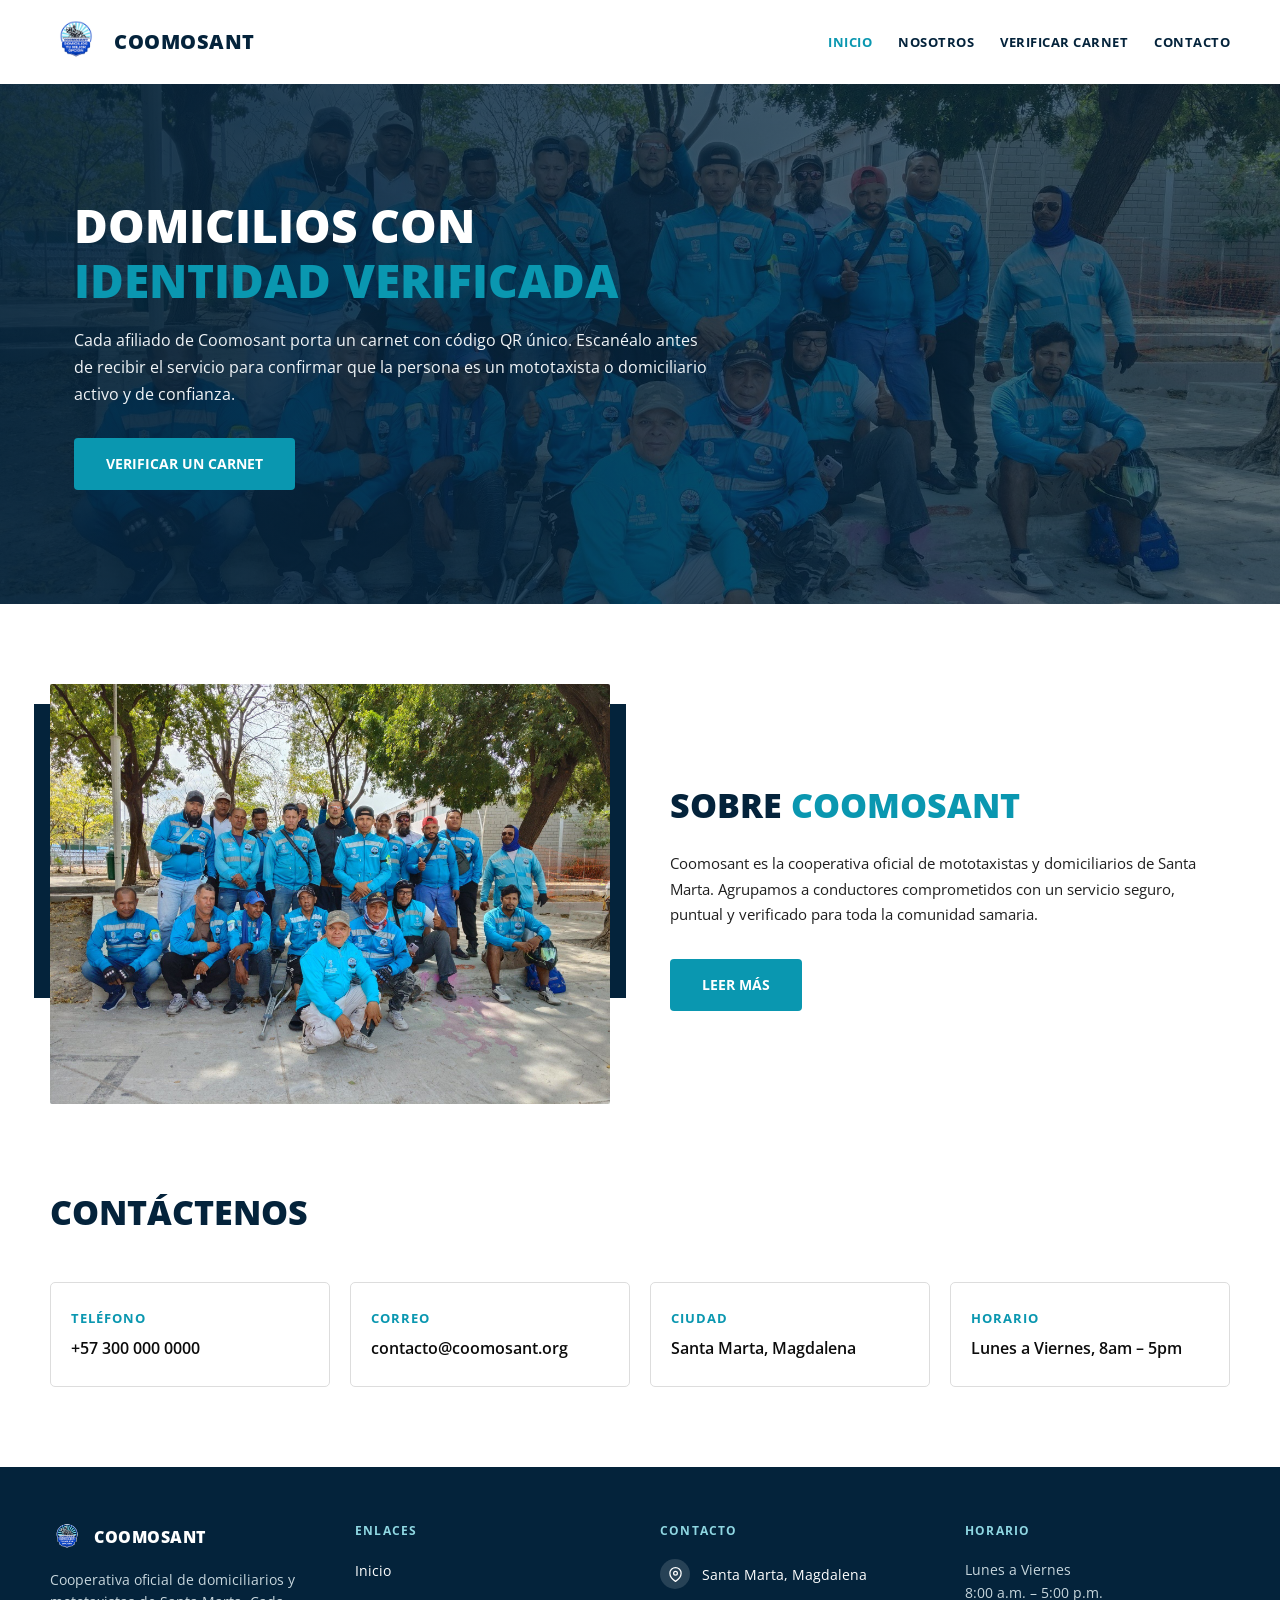
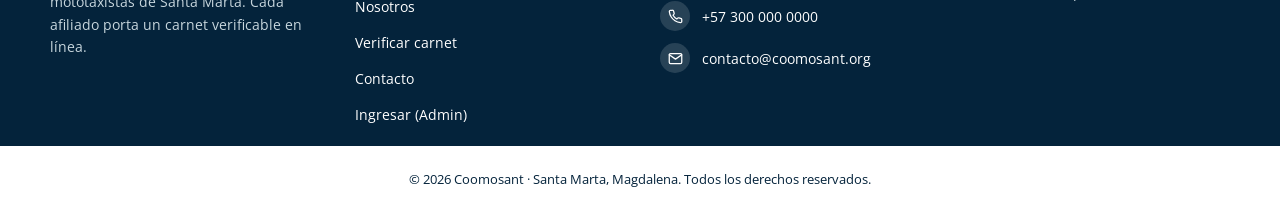
<file: index.html>
<!DOCTYPE html>
<html lang="es">
<head>
<meta charset="UTF-8"/>
<meta name="viewport" content="width=device-width, initial-scale=1.0"/>
<title>Coomosant — Domicilios con identidad verificada · Santa Marta</title>
<link rel="icon" type="image/png" href="assets/logo.png"/>

<!-- SEO meta tags -->
<meta name="description" content="Coomosant es la cooperativa oficial de domiciliarios y mototaxistas de Santa Marta. Verifica la identidad de nuestros afiliados escaneando el código QR de su carnet."/>
<meta name="keywords" content="Coomosant, domicilios Santa Marta, mototaxistas Santa Marta, verificación afiliados, Magdalena Colombia"/>
<meta name="robots" content="index, follow"/>
<meta name="author" content="Coomosant"/>

<!-- Open Graph (WhatsApp, Facebook) -->
<meta property="og:type" content="website"/>
<meta property="og:title" content="Coomosant — Domicilios con identidad verificada · Santa Marta"/>
<meta property="og:description" content="Verifica la identidad de nuestros afiliados escaneando el código QR de su carnet oficial."/>
<meta property="og:image" content="assets/logo.png"/>
<meta property="og:locale" content="es_CO"/>

<!-- Twitter Card -->
<meta name="twitter:card" content="summary"/>
<meta name="twitter:title" content="Coomosant — Verificación de Afiliados"/>
<meta name="twitter:description" content="Escanea el QR del carnet para verificar que el afiliado es miembro activo de Coomosant."/>

<link rel="preconnect" href="https://fonts.googleapis.com" />
<link href="https://fonts.googleapis.com/css2?family=Open+Sans:wght@400;600;700;800&display=swap" rel="stylesheet" />
<link rel="stylesheet" href="assets/css/site.css" />
<style>
  * { box-sizing: border-box; }
  body { margin: 0; font-family: 'Open Sans', sans-serif; color: #0c0c0c; line-height: 1.7; }
  a { color: #0a97b0; text-decoration: none; }
  a:hover { color: #065968; }
  input, button { font-family: 'Open Sans', sans-serif; }
  .btn { display: inline-block; background: #0a97b0; color: #fff; padding: 14px 32px; font-weight: 700; text-transform: uppercase; font-size: 14px; border-radius: 4px; border: none; cursor: pointer; }
  .btn:hover { background: #065968; color: #fff; }
</style>
</head>
<body>

<header class="site-header">
  <nav class="site-nav">
    <a href="index.html" class="logo-link">
      <img src="assets/logo.png" alt="Coomosant" />
      <span class="logo-text">COOMOSANT</span>
    </a>
    <button type="button" class="nav-toggle" aria-label="Abrir menú" aria-expanded="false" aria-controls="nav-links">☰</button>
    <div class="nav-links" id="nav-links">
      <a href="index.html" class="nav-link active">Inicio</a>
      <a href="nosotros.html" class="nav-link">Nosotros</a>
      <a href="verificar.html" class="nav-link">Verificar carnet</a>
      <a href="#contacto" class="nav-link">Contacto</a>
    </div>
  </nav>
</header>

<section style="position:relative;min-height:520px;display:flex;align-items:center;overflow:hidden;">
  <img src="assets/equipo.jpg" alt="" style="position:absolute;inset:0;width:100%;height:100%;object-fit:cover;z-index:0;" />
  <div style="position:absolute;inset:0;background:linear-gradient(to right,rgba(4,35,59,0.92),rgba(4,35,59,0.65));z-index:1;"></div>
  <div style="position:relative;z-index:2;max-width:1180px;margin:0 auto;padding:80px 24px;width:100%;">
    <div style="max-width:640px;">
      <h1 style="font-weight:800;text-transform:uppercase;font-size:clamp(28px,5vw,46px);line-height:1.2;color:#fff;margin:0 0 18px;">Domicilios con <span style="color:#0a97b0;">identidad verificada</span></h1>
      <p style="color:#f0f4f7;font-size:16px;margin:0 0 30px;">Cada afiliado de Coomosant porta un carnet con código QR único. Escanéalo antes de recibir el servicio para confirmar que la persona es un mototaxista o domiciliario activo y de confianza.</p>
      <a href="verificar.html" class="btn">Verificar un carnet</a>
    </div>
  </div>
</section>

<section style="padding:80px 24px 40px;">
  <div style="max-width:1180px;margin:0 auto;display:grid;grid-template-columns:repeat(auto-fit,minmax(min(320px,100%),1fr));gap:60px;align-items:center;">
    <div style="position:relative;">
      <img src="assets/equipo.jpg" alt="Equipo de afiliados Coomosant" style="width:100%;border-radius:2px;position:relative;z-index:2;display:block;" />
      <div style="position:absolute;top:20px;left:-16px;width:32px;height:70%;background:#04233b;z-index:1;"></div>
      <div style="position:absolute;top:20px;right:-16px;width:32px;height:70%;background:#04233b;z-index:1;"></div>
    </div>
    <div>
      <h2 style="font-weight:800;text-transform:uppercase;font-size:clamp(24px,4vw,34px);margin:0;color:#04233b;">Sobre <span style="color:#0a97b0;">Coomosant</span></h2>
      <p style="margin-top:16px;color:#1f1f1f;font-size:15px;">Coomosant es la cooperativa oficial de mototaxistas y domiciliarios de Santa Marta. Agrupamos a conductores comprometidos con un servicio seguro, puntual y verificado para toda la comunidad samaria.</p>
      <a href="nosotros.html" class="btn" style="margin-top:16px;">Leer más</a>
    </div>
  </div>
</section>

<section id="contacto" style="padding:40px 24px 80px;">
  <div style="max-width:1180px;margin:0 auto;">
    <div style="max-width:600px;margin-bottom:40px;">
      <h2 style="font-weight:800;text-transform:uppercase;font-size:clamp(24px,4vw,34px);margin:0;color:#04233b;">Contáctenos</h2>
    </div>
    <div style="display:grid;grid-template-columns:repeat(auto-fit,minmax(min(220px,100%),1fr));gap:20px;">
      <div style="border:1px solid #dddddd;border-radius:5px;padding:24px 20px;">
        <h4 style="font-size:13px;font-weight:700;text-transform:uppercase;letter-spacing:1px;color:#0a97b0;margin:0 0 6px;">Teléfono</h4>
        <p style="margin:0;font-weight:600;"><a href="tel:+573000000000" style="color:#0c0c0c;">+57 300 000 0000</a></p>
      </div>
      <div style="border:1px solid #dddddd;border-radius:5px;padding:24px 20px;">
        <h4 style="font-size:13px;font-weight:700;text-transform:uppercase;letter-spacing:1px;color:#0a97b0;margin:0 0 6px;">Correo</h4>
        <p style="margin:0;font-weight:600;"><a href="mailto:contacto@coomosant.org" style="color:#0c0c0c;">contacto@coomosant.org</a></p>
      </div>
      <div style="border:1px solid #dddddd;border-radius:5px;padding:24px 20px;">
        <h4 style="font-size:13px;font-weight:700;text-transform:uppercase;letter-spacing:1px;color:#0a97b0;margin:0 0 6px;">Ciudad</h4>
        <p style="margin:0;font-weight:600;">Santa Marta, Magdalena</p>
      </div>
      <div style="border:1px solid #dddddd;border-radius:5px;padding:24px 20px;">
        <h4 style="font-size:13px;font-weight:700;text-transform:uppercase;letter-spacing:1px;color:#0a97b0;margin:0 0 6px;">Horario</h4>
        <p style="margin:0;font-weight:600;">Lunes a Viernes, 8am – 5pm</p>
      </div>
    </div>
  </div>
</section>

<footer class="site-footer">
  <div class="footer-grid">
    <div>
      <div class="footer-brand">
        <img src="assets/logo.png" alt="Coomosant" />
        <span>COOMOSANT</span>
      </div>
      <p>Cooperativa oficial de domiciliarios y mototaxistas de Santa Marta. Cada afiliado porta un carnet verificable en línea.</p>
    </div>
    <div>
      <h4>Enlaces</h4>
      <div class="footer-links">
        <a href="index.html">Inicio</a>
        <a href="nosotros.html">Nosotros</a>
        <a href="verificar.html">Verificar carnet</a>
        <a href="#contacto">Contacto</a>
        <a href="admin.html">Ingresar (Admin)</a>
      </div>
    </div>
    <div>
      <h4>Contacto</h4>
      <div class="contact-row"><span class="contact-icon"><svg viewBox="0 0 24 24" fill="none" stroke="currentColor" stroke-width="2" stroke-linecap="round" stroke-linejoin="round" aria-hidden="true"><path d="M21 10c0 7-9 13-9 13s-9-6-9-13a9 9 0 0 1 18 0z"/><circle cx="12" cy="10" r="3"/></svg></span><span class="contact-text">Santa Marta, Magdalena</span></div>
      <div class="contact-row"><span class="contact-icon"><svg viewBox="0 0 24 24" fill="none" stroke="currentColor" stroke-width="2" stroke-linecap="round" stroke-linejoin="round" aria-hidden="true"><path d="M22 16.92v3a2 2 0 0 1-2.18 2 19.79 19.79 0 0 1-8.63-3.07 19.5 19.5 0 0 1-6-6 19.79 19.79 0 0 1-3.07-8.67A2 2 0 0 1 4.11 2h3a2 2 0 0 1 2 1.72c.127.96.361 1.903.7 2.81a2 2 0 0 1-.45 2.11L8.09 9.91a16 16 0 0 0 6 6l1.27-1.27a2 2 0 0 1 2.11-.45c.907.339 1.85.573 2.81.7A2 2 0 0 1 22 16.92z"/></svg></span><a href="tel:+573000000000">+57 300 000 0000</a></div>
      <div class="contact-row"><span class="contact-icon"><svg viewBox="0 0 24 24" fill="none" stroke="currentColor" stroke-width="2" stroke-linecap="round" stroke-linejoin="round" aria-hidden="true"><path d="M4 4h16c1.1 0 2 .9 2 2v12c0 1.1-.9 2-2 2H4c-1.1 0-2-.9-2-2V6c0-1.1.9-2 2-2z"/><polyline points="22,6 12,13 2,6"/></svg></span><a href="mailto:contacto@coomosant.org">contacto@coomosant.org</a></div>
    </div>
    <div>
      <h4>Horario</h4>
      <p>Lunes a Viernes<br />8:00 a.m. – 5:00 p.m.</p>
    </div>
  </div>
</footer>

<div class="site-copyright">
  <p>© 2026 Coomosant · Santa Marta, Magdalena. Todos los derechos reservados.</p>
</div>

<script src="assets/js/nav.js"></script>
</body>
</html>
</file>
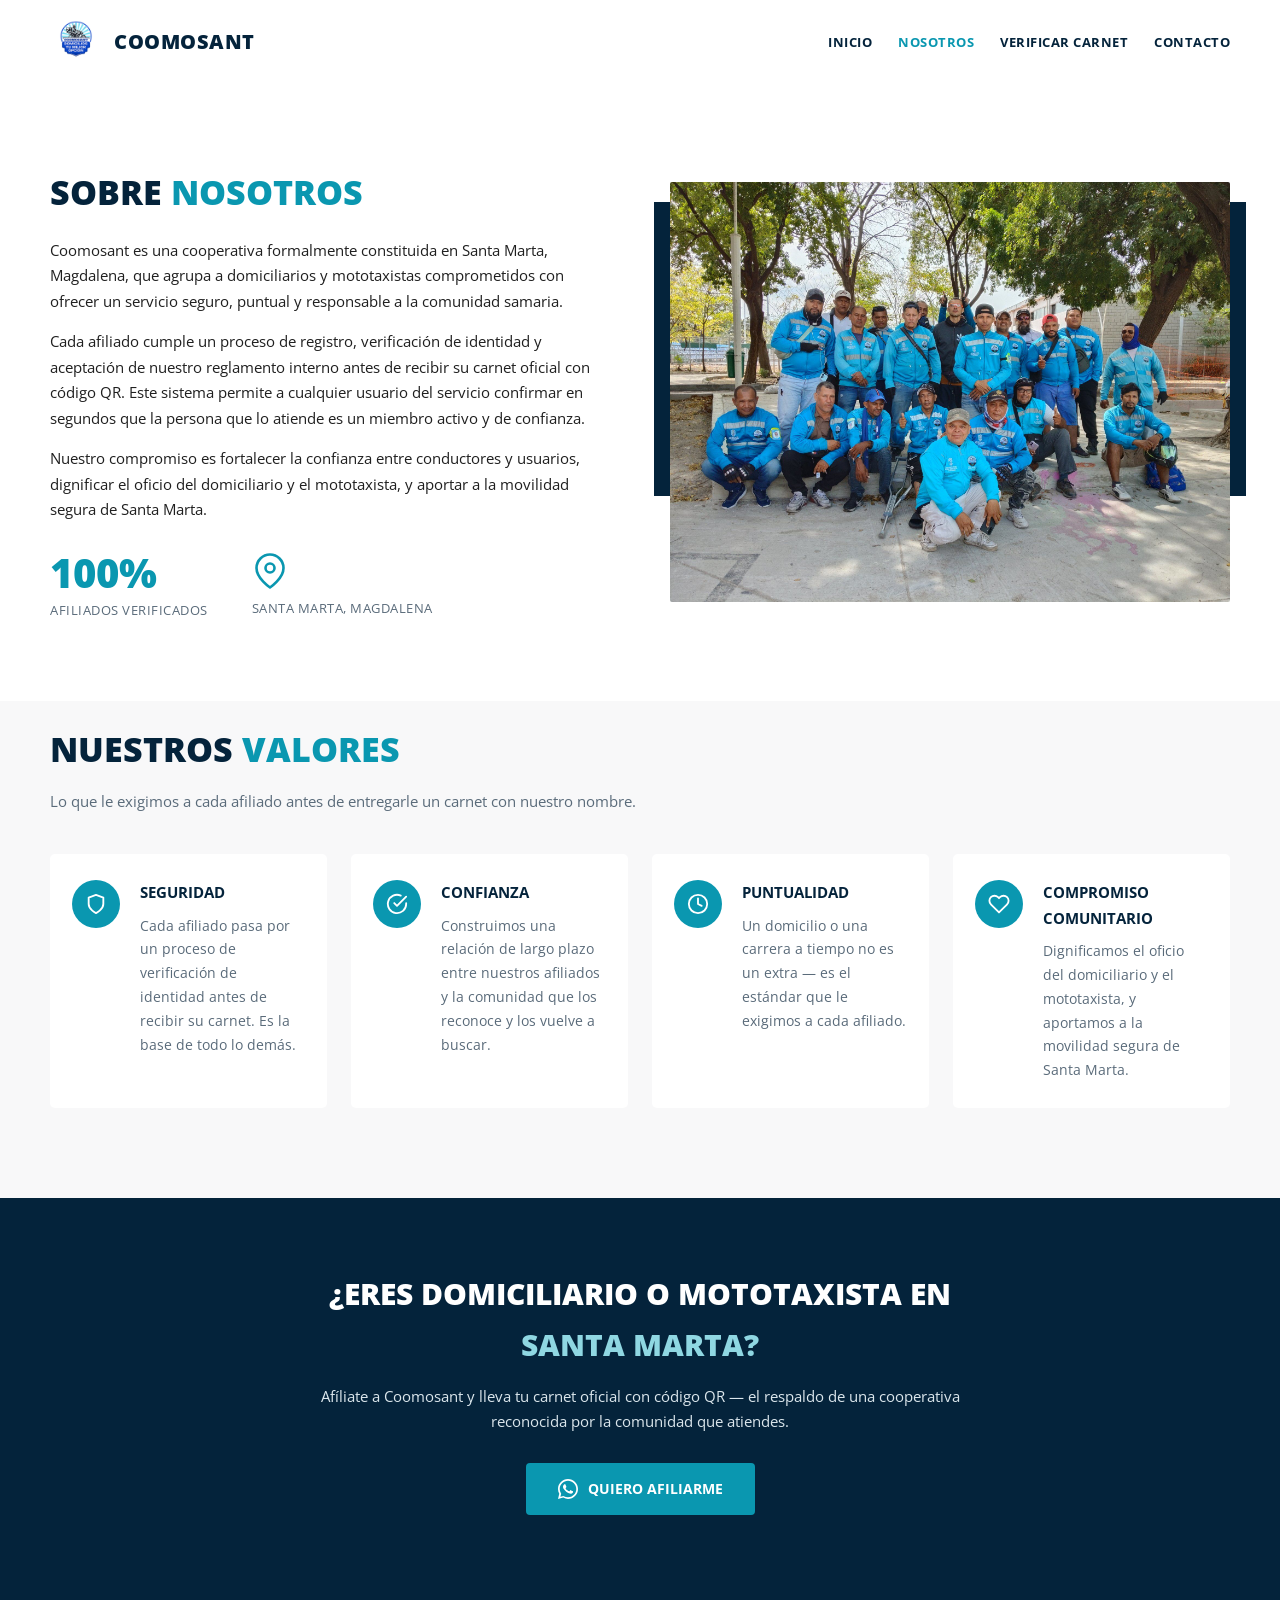
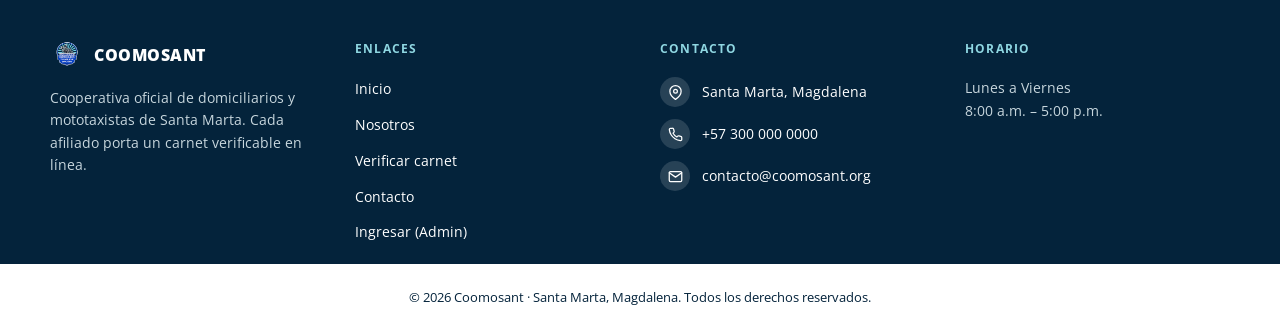
<file: nosotros.html>
<!DOCTYPE html>
<html lang="es">
<head>
<meta charset="UTF-8"/>
<meta name="viewport" content="width=device-width, initial-scale=1.0"/>
<title>Nosotros — Coomosant · Santa Marta</title>
<link rel="icon" type="image/png" href="assets/logo.png"/>
<meta name="description" content="Conocé a Coomosant, la cooperativa oficial de domiciliarios y mototaxistas de Santa Marta."/>
<meta name="robots" content="index, follow"/>
<link rel="preconnect" href="https://fonts.googleapis.com" />
<link href="https://fonts.googleapis.com/css2?family=Open+Sans:wght@400;600;700;800&display=swap" rel="stylesheet" />
<link rel="stylesheet" href="assets/css/site.css" />
<style>
  * { box-sizing: border-box; }
  body { margin: 0; font-family: 'Open Sans', sans-serif; color: #0c0c0c; line-height: 1.7; }
  a { color: #0a97b0; text-decoration: none; }
  a:hover { color: #065968; }
  .btn { display: inline-block; background: #0a97b0; color: #fff; padding: 14px 32px; font-weight: 700; text-transform: uppercase; font-size: 14px; border-radius: 4px; border: none; cursor: pointer; }
  .btn:hover { background: #065968; color: #fff; }
</style>
</head>
<body>

<header class="site-header">
  <nav class="site-nav">
    <a href="index.html" class="logo-link">
      <img src="assets/logo.png" alt="Coomosant" />
      <span class="logo-text">COOMOSANT</span>
    </a>
    <button type="button" class="nav-toggle" aria-label="Abrir menú" aria-expanded="false" aria-controls="nav-links">☰</button>
    <div class="nav-links" id="nav-links">
      <a href="index.html" class="nav-link">Inicio</a>
      <a href="nosotros.html" class="nav-link active">Nosotros</a>
      <a href="verificar.html" class="nav-link">Verificar carnet</a>
      <a href="index.html#contacto" class="nav-link">Contacto</a>
    </div>
  </nav>
</header>

<section style="padding:80px 24px;">
  <div style="max-width:1180px;margin:0 auto;display:grid;grid-template-columns:repeat(auto-fit,minmax(min(320px,100%),1fr));gap:60px;align-items:center;">
    <div>
      <h2 style="font-weight:800;text-transform:uppercase;font-size:clamp(24px,4vw,34px);margin:0;color:#04233b;">Sobre <span style="color:#0a97b0;">nosotros</span></h2>
      <p style="margin-top:16px;color:#1f1f1f;font-size:15px;">Coomosant es una cooperativa formalmente constituida en Santa Marta, Magdalena, que agrupa a domiciliarios y mototaxistas comprometidos con ofrecer un servicio seguro, puntual y responsable a la comunidad samaria.</p>
      <p style="margin-top:14px;color:#1f1f1f;font-size:15px;">Cada afiliado cumple un proceso de registro, verificación de identidad y aceptación de nuestro reglamento interno antes de recibir su carnet oficial con código QR. Este sistema permite a cualquier usuario del servicio confirmar en segundos que la persona que lo atiende es un miembro activo y de confianza.</p>
      <p style="margin-top:14px;color:#1f1f1f;font-size:15px;">Nuestro compromiso es fortalecer la confianza entre conductores y usuarios, dignificar el oficio del domiciliario y el mototaxista, y aportar a la movilidad segura de Santa Marta.</p>

      <div style="display:flex;gap:44px;margin-top:30px;flex-wrap:wrap;">
        <div>
          <p style="font-weight:800;font-size:40px;color:#0a97b0;margin:0;line-height:1;">100%</p>
          <p style="font-size:13px;color:#5a6b7a;margin:6px 0 0;text-transform:uppercase;letter-spacing:0.5px;">Afiliados verificados</p>
        </div>
        <div>
          <p style="margin:0;line-height:1;"><svg width="36" height="36" viewBox="0 0 24 24" fill="none" stroke="#0a97b0" stroke-width="1.75" stroke-linecap="round" stroke-linejoin="round" aria-hidden="true"><path d="M21 10c0 7-9 13-9 13s-9-6-9-13a9 9 0 0 1 18 0z"/><circle cx="12" cy="10" r="3"/></svg></p>
          <p style="font-size:13px;color:#5a6b7a;margin:6px 0 0;text-transform:uppercase;letter-spacing:0.5px;">Santa Marta, Magdalena</p>
        </div>
      </div>
    </div>
    <div style="position:relative;">
      <img src="assets/equipo.jpg" alt="Equipo de afiliados Coomosant" style="width:100%;border-radius:2px;position:relative;z-index:2;display:block;" />
      <div style="position:absolute;top:20px;left:-16px;width:32px;height:70%;background:#04233b;z-index:1;"></div>
      <div style="position:absolute;top:20px;right:-16px;width:32px;height:70%;background:#04233b;z-index:1;"></div>
    </div>
  </div>
</section>

<section style="padding:20px 24px 90px;background:#f8f8f9;">
  <div style="max-width:1180px;margin:0 auto;">
    <div style="max-width:640px;margin-bottom:40px;">
      <h2 style="font-weight:800;text-transform:uppercase;font-size:clamp(24px,4vw,34px);margin:0;color:#04233b;">Nuestros <span style="color:#0a97b0;">valores</span></h2>
      <p style="margin-top:10px;color:#5a6b7a;font-size:15px;">Lo que le exigimos a cada afiliado antes de entregarle un carnet con nuestro nombre.</p>
    </div>
    <div style="display:grid;grid-template-columns:repeat(auto-fit,minmax(min(260px,100%),1fr));gap:24px;">
      <div style="display:flex;gap:20px;background:#fff;padding:26px 22px;border-radius:5px;">
        <span style="flex-shrink:0;width:48px;height:48px;border-radius:50%;background:#0a97b0;color:#fff;display:flex;align-items:center;justify-content:center;"><svg width="22" height="22" viewBox="0 0 24 24" fill="none" stroke="currentColor" stroke-width="2" stroke-linecap="round" stroke-linejoin="round" aria-hidden="true"><path d="M12 22s8-4 8-10V5l-8-3-8 3v7c0 6 8 10 8 10z"/></svg></span>
        <div>
          <h5 style="font-weight:700;text-transform:uppercase;font-size:15px;margin:0 0 8px;color:#04233b;">Seguridad</h5>
          <p style="font-size:14px;color:#5a6b7a;margin:0;">Cada afiliado pasa por un proceso de verificación de identidad antes de recibir su carnet. Es la base de todo lo demás.</p>
        </div>
      </div>
      <div style="display:flex;gap:20px;background:#fff;padding:26px 22px;border-radius:5px;">
        <span style="flex-shrink:0;width:48px;height:48px;border-radius:50%;background:#0a97b0;color:#fff;display:flex;align-items:center;justify-content:center;"><svg width="22" height="22" viewBox="0 0 24 24" fill="none" stroke="currentColor" stroke-width="2" stroke-linecap="round" stroke-linejoin="round" aria-hidden="true"><path d="M22 11.08V12a10 10 0 1 1-5.93-9.14"/><polyline points="22 4 12 14.01 9 11.01"/></svg></span>
        <div>
          <h5 style="font-weight:700;text-transform:uppercase;font-size:15px;margin:0 0 8px;color:#04233b;">Confianza</h5>
          <p style="font-size:14px;color:#5a6b7a;margin:0;">Construimos una relación de largo plazo entre nuestros afiliados y la comunidad que los reconoce y los vuelve a buscar.</p>
        </div>
      </div>
      <div style="display:flex;gap:20px;background:#fff;padding:26px 22px;border-radius:5px;">
        <span style="flex-shrink:0;width:48px;height:48px;border-radius:50%;background:#0a97b0;color:#fff;display:flex;align-items:center;justify-content:center;"><svg width="22" height="22" viewBox="0 0 24 24" fill="none" stroke="currentColor" stroke-width="2" stroke-linecap="round" stroke-linejoin="round" aria-hidden="true"><circle cx="12" cy="12" r="10"/><polyline points="12 6 12 12 16 14"/></svg></span>
        <div>
          <h5 style="font-weight:700;text-transform:uppercase;font-size:15px;margin:0 0 8px;color:#04233b;">Puntualidad</h5>
          <p style="font-size:14px;color:#5a6b7a;margin:0;">Un domicilio o una carrera a tiempo no es un extra — es el estándar que le exigimos a cada afiliado.</p>
        </div>
      </div>
      <div style="display:flex;gap:20px;background:#fff;padding:26px 22px;border-radius:5px;">
        <span style="flex-shrink:0;width:48px;height:48px;border-radius:50%;background:#0a97b0;color:#fff;display:flex;align-items:center;justify-content:center;"><svg width="22" height="22" viewBox="0 0 24 24" fill="none" stroke="currentColor" stroke-width="2" stroke-linecap="round" stroke-linejoin="round" aria-hidden="true"><path d="M20.84 4.61a5.5 5.5 0 0 0-7.78 0L12 5.67l-1.06-1.06a5.5 5.5 0 0 0-7.78 7.78l1.06 1.06L12 21.23l7.78-7.78 1.06-1.06a5.5 5.5 0 0 0 0-7.78z"/></svg></span>
        <div>
          <h5 style="font-weight:700;text-transform:uppercase;font-size:15px;margin:0 0 8px;color:#04233b;">Compromiso comunitario</h5>
          <p style="font-size:14px;color:#5a6b7a;margin:0;">Dignificamos el oficio del domiciliario y el mototaxista, y aportamos a la movilidad segura de Santa Marta.</p>
        </div>
      </div>
    </div>
  </div>
</section>

<section style="background:#04233b;padding:70px 24px;color:#fff;text-align:center;">
  <div style="max-width:640px;margin:0 auto;">
    <h2 style="font-weight:800;text-transform:uppercase;font-size:clamp(22px,4vw,30px);margin:0 0 14px;">¿Eres domiciliario o mototaxista en <span style="color:#8fd7e2;">Santa Marta?</span></h2>
    <p style="font-size:15px;color:#dbe6ec;margin:0 0 28px;">Afíliate a Coomosant y lleva tu carnet oficial con código QR — el respaldo de una cooperativa reconocida por la comunidad que atiendes.</p>
    <!-- TODO: reemplazar 573000000000 por el número real de WhatsApp de Coomosant cuando lo tengan (mismo formato: indicativo + número, sin espacios ni signos). -->
    <a href="https://wa.me/573000000000?text=Hola%2C%20quiero%20afiliarme%20a%20Coomosant" target="_blank" rel="noopener" class="btn" style="display:inline-flex;align-items:center;gap:10px;">
      <svg width="20" height="20" viewBox="0 0 24 24" fill="currentColor" aria-hidden="true" style="flex-shrink:0;">
        <path d="M17.472 14.382c-.297-.149-1.758-.867-2.03-.967-.273-.099-.471-.148-.67.15-.197.297-.767.966-.94 1.164-.173.199-.347.223-.644.075-.297-.15-1.255-.463-2.39-1.475-.883-.788-1.48-1.761-1.653-2.059-.173-.297-.018-.458.13-.606.134-.133.298-.347.446-.52.149-.174.198-.298.298-.497.099-.198.05-.371-.025-.52-.075-.149-.669-1.612-.916-2.207-.242-.579-.487-.5-.669-.51-.173-.008-.371-.01-.57-.01-.198 0-.52.074-.792.372-.272.297-1.04 1.016-1.04 2.479 0 1.462 1.065 2.875 1.213 3.074.149.198 2.096 3.2 5.077 4.487.709.306 1.262.489 1.694.625.712.227 1.36.195 1.871.118.571-.085 1.758-.719 2.006-1.413.248-.694.248-1.289.173-1.413-.074-.124-.272-.198-.57-.347z"/>
        <path d="M12 0C5.373 0 0 5.373 0 12c0 2.121.557 4.113 1.532 5.836L0 24l6.305-1.654A11.947 11.947 0 0012 24c6.627 0 12-5.373 12-12S18.627 0 12 0zm0 21.951a9.9 9.9 0 01-5.043-1.386l-.362-.214-3.741.981.999-3.648-.235-.374A9.916 9.916 0 012.049 12C2.049 6.505 6.505 2.049 12 2.049S21.951 6.505 21.951 12 17.495 21.951 12 21.951z"/>
      </svg>
      Quiero afiliarme
    </a>
  </div>
</section>

<footer class="site-footer">
  <div class="footer-grid">
    <div>
      <div class="footer-brand">
        <img src="assets/logo.png" alt="Coomosant" />
        <span>COOMOSANT</span>
      </div>
      <p>Cooperativa oficial de domiciliarios y mototaxistas de Santa Marta. Cada afiliado porta un carnet verificable en línea.</p>
    </div>
    <div>
      <h4>Enlaces</h4>
      <div class="footer-links">
        <a href="index.html">Inicio</a>
        <a href="nosotros.html">Nosotros</a>
        <a href="verificar.html">Verificar carnet</a>
        <a href="index.html#contacto">Contacto</a>
        <a href="admin.html">Ingresar (Admin)</a>
      </div>
    </div>
    <div>
      <h4>Contacto</h4>
      <div class="contact-row"><span class="contact-icon"><svg viewBox="0 0 24 24" fill="none" stroke="currentColor" stroke-width="2" stroke-linecap="round" stroke-linejoin="round" aria-hidden="true"><path d="M21 10c0 7-9 13-9 13s-9-6-9-13a9 9 0 0 1 18 0z"/><circle cx="12" cy="10" r="3"/></svg></span><span class="contact-text">Santa Marta, Magdalena</span></div>
      <div class="contact-row"><span class="contact-icon"><svg viewBox="0 0 24 24" fill="none" stroke="currentColor" stroke-width="2" stroke-linecap="round" stroke-linejoin="round" aria-hidden="true"><path d="M22 16.92v3a2 2 0 0 1-2.18 2 19.79 19.79 0 0 1-8.63-3.07 19.5 19.5 0 0 1-6-6 19.79 19.79 0 0 1-3.07-8.67A2 2 0 0 1 4.11 2h3a2 2 0 0 1 2 1.72c.127.96.361 1.903.7 2.81a2 2 0 0 1-.45 2.11L8.09 9.91a16 16 0 0 0 6 6l1.27-1.27a2 2 0 0 1 2.11-.45c.907.339 1.85.573 2.81.7A2 2 0 0 1 22 16.92z"/></svg></span><a href="tel:+573000000000">+57 300 000 0000</a></div>
      <div class="contact-row"><span class="contact-icon"><svg viewBox="0 0 24 24" fill="none" stroke="currentColor" stroke-width="2" stroke-linecap="round" stroke-linejoin="round" aria-hidden="true"><path d="M4 4h16c1.1 0 2 .9 2 2v12c0 1.1-.9 2-2 2H4c-1.1 0-2-.9-2-2V6c0-1.1.9-2 2-2z"/><polyline points="22,6 12,13 2,6"/></svg></span><a href="mailto:contacto@coomosant.org">contacto@coomosant.org</a></div>
    </div>
    <div>
      <h4>Horario</h4>
      <p>Lunes a Viernes<br />8:00 a.m. – 5:00 p.m.</p>
    </div>
  </div>
</footer>

<div class="site-copyright">
  <p>© 2026 Coomosant · Santa Marta, Magdalena. Todos los derechos reservados.</p>
</div>

<script src="assets/js/nav.js"></script>
</body>
</html>
</file>
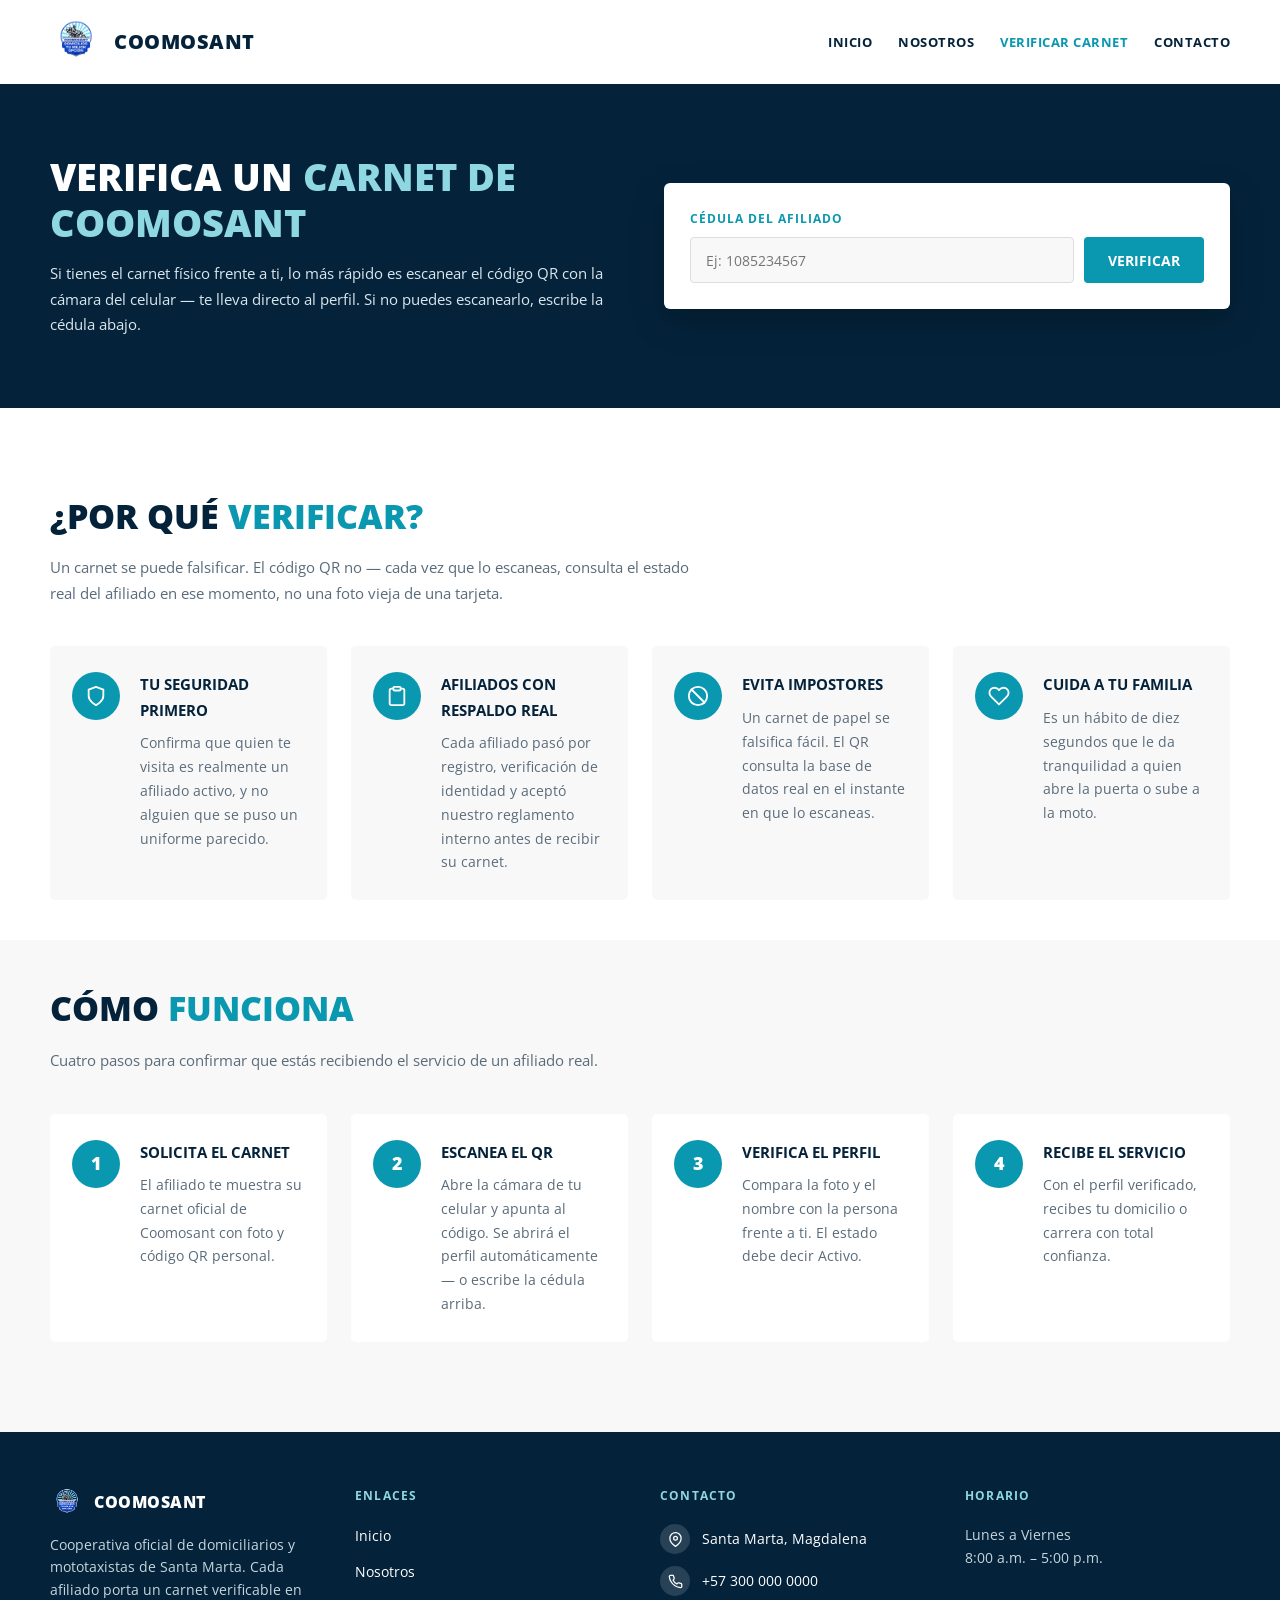
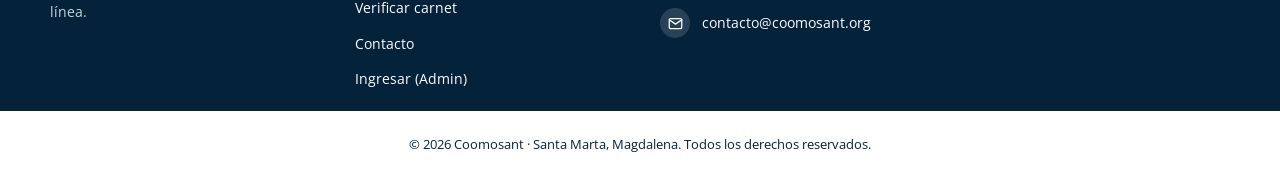
<file: verificar.html>
<!DOCTYPE html>
<html lang="es">
<head>
<meta charset="UTF-8"/>
<meta name="viewport" content="width=device-width, initial-scale=1.0"/>
<title>Verificar carnet — Coomosant</title>
<link rel="icon" type="image/png" href="assets/logo.png"/>
<meta name="description" content="Verifica si una persona es un afiliado activo de Coomosant escribiendo su cédula o escaneando el código QR de su carnet."/>
<meta name="robots" content="index, follow"/>
<link rel="preconnect" href="https://fonts.googleapis.com" />
<link href="https://fonts.googleapis.com/css2?family=Open+Sans:wght@400;600;700;800&display=swap" rel="stylesheet" />
<link rel="stylesheet" href="assets/css/site.css" />
<style>
  * { box-sizing: border-box; }
  body { margin: 0; font-family: 'Open Sans', sans-serif; color: #0c0c0c; line-height: 1.7; }
  a { color: #0a97b0; text-decoration: none; }
  a:hover { color: #065968; }
  input, button { font-family: 'Open Sans', sans-serif; }
  .btn { display: inline-block; background: #0a97b0; color: #fff; padding: 14px 32px; font-weight: 700; text-transform: uppercase; font-size: 14px; border-radius: 4px; border: none; cursor: pointer; }
  .btn:hover { background: #065968; color: #fff; }
</style>
</head>
<body>

<header class="site-header">
  <nav class="site-nav">
    <a href="index.html" class="logo-link">
      <img src="assets/logo.png" alt="Coomosant" />
      <span class="logo-text">COOMOSANT</span>
    </a>
    <button type="button" class="nav-toggle" aria-label="Abrir menú" aria-expanded="false" aria-controls="nav-links">☰</button>
    <div class="nav-links" id="nav-links">
      <a href="index.html" class="nav-link">Inicio</a>
      <a href="nosotros.html" class="nav-link">Nosotros</a>
      <a href="verificar.html" class="nav-link active">Verificar carnet</a>
      <a href="index.html#contacto" class="nav-link">Contacto</a>
    </div>
  </nav>
</header>

<section style="position:relative;background:#04233b;padding:70px 24px;color:#fff;">
  <div style="max-width:1180px;margin:0 auto;display:grid;grid-template-columns:repeat(auto-fit,minmax(min(360px,100%),1fr));gap:48px;align-items:center;">
    <div>
      <h1 style="font-weight:800;text-transform:uppercase;font-size:clamp(26px,4.5vw,38px);line-height:1.2;margin:0 0 16px;">Verifica un <span style="color:#8fd7e2;">carnet de Coomosant</span></h1>
      <p style="font-size:15px;margin:0;color:#dbe6ec;">Si tienes el carnet físico frente a ti, lo más rápido es escanear el código QR con la cámara del celular — te lleva directo al perfil. Si no puedes escanearlo, escribe la cédula abajo.</p>
    </div>
    <div>
      <form id="form-verificar" style="background:#fff;border-radius:6px;padding:26px;box-shadow:0 12px 32px rgba(0,0,0,0.25);">
        <label style="display:block;font-size:12px;font-weight:700;text-transform:uppercase;letter-spacing:1px;color:#0a97b0;margin-bottom:8px;">Cédula del afiliado</label>
        <div style="display:flex;align-items:stretch;gap:10px;flex-wrap:wrap;">
          <input type="text" id="cedula-buscar" inputmode="numeric" placeholder="Ej: 1085234567" style="background:#f8f8f9;border:1px solid #dddddd;border-radius:4px;flex:1;min-width:180px;outline:none;color:#000;min-height:46px;padding-left:15px;font-size:14px;" />
          <button type="submit" style="flex-shrink:0;background:#0a97b0;color:#fff;border:none;border-radius:4px;font-size:14px;text-transform:uppercase;font-weight:700;padding:0 24px;min-height:46px;cursor:pointer;">Verificar</button>
        </div>
        <p id="form-error" style="display:none;color:#C0392B;font-size:13px;margin:10px 0 0;">Escribe una cédula válida (solo números).</p>
      </form>
    </div>
  </div>
</section>

<section style="padding:80px 24px 40px;">
  <div style="max-width:1180px;margin:0 auto;">
    <div style="max-width:640px;margin-bottom:40px;">
      <h2 style="font-weight:800;text-transform:uppercase;font-size:clamp(24px,4vw,34px);margin:0;color:#04233b;">¿Por qué <span style="color:#0a97b0;">verificar?</span></h2>
      <p style="margin-top:10px;color:#5a6b7a;font-size:15px;">Un carnet se puede falsificar. El código QR no — cada vez que lo escaneas, consulta el estado real del afiliado en ese momento, no una foto vieja de una tarjeta.</p>
    </div>
    <div style="display:grid;grid-template-columns:repeat(auto-fit,minmax(min(260px,100%),1fr));gap:24px;">
      <div style="display:flex;gap:20px;background:#f8f8f9;padding:26px 22px;border-radius:5px;">
        <span style="flex-shrink:0;width:48px;height:48px;border-radius:50%;background:#0a97b0;color:#fff;display:flex;align-items:center;justify-content:center;"><svg width="22" height="22" viewBox="0 0 24 24" fill="none" stroke="currentColor" stroke-width="2" stroke-linecap="round" stroke-linejoin="round" aria-hidden="true"><path d="M12 22s8-4 8-10V5l-8-3-8 3v7c0 6 8 10 8 10z"/></svg></span>
        <div>
          <h5 style="font-weight:700;text-transform:uppercase;font-size:15px;margin:0 0 8px;color:#04233b;">Tu seguridad primero</h5>
          <p style="font-size:14px;color:#5a6b7a;margin:0;">Confirma que quien te visita es realmente un afiliado activo, y no alguien que se puso un uniforme parecido.</p>
        </div>
      </div>
      <div style="display:flex;gap:20px;background:#f8f8f9;padding:26px 22px;border-radius:5px;">
        <span style="flex-shrink:0;width:48px;height:48px;border-radius:50%;background:#0a97b0;color:#fff;display:flex;align-items:center;justify-content:center;"><svg width="22" height="22" viewBox="0 0 24 24" fill="none" stroke="currentColor" stroke-width="2" stroke-linecap="round" stroke-linejoin="round" aria-hidden="true"><path d="M16 4h2a2 2 0 0 1 2 2v14a2 2 0 0 1-2 2H6a2 2 0 0 1-2-2V6a2 2 0 0 1 2-2h2"/><rect x="8" y="2" width="8" height="4" rx="1" ry="1"/></svg></span>
        <div>
          <h5 style="font-weight:700;text-transform:uppercase;font-size:15px;margin:0 0 8px;color:#04233b;">Afiliados con respaldo real</h5>
          <p style="font-size:14px;color:#5a6b7a;margin:0;">Cada afiliado pasó por registro, verificación de identidad y aceptó nuestro reglamento interno antes de recibir su carnet.</p>
        </div>
      </div>
      <div style="display:flex;gap:20px;background:#f8f8f9;padding:26px 22px;border-radius:5px;">
        <span style="flex-shrink:0;width:48px;height:48px;border-radius:50%;background:#0a97b0;color:#fff;display:flex;align-items:center;justify-content:center;"><svg width="22" height="22" viewBox="0 0 24 24" fill="none" stroke="currentColor" stroke-width="2" stroke-linecap="round" stroke-linejoin="round" aria-hidden="true"><circle cx="12" cy="12" r="10"/><line x1="4.93" y1="4.93" x2="19.07" y2="19.07"/></svg></span>
        <div>
          <h5 style="font-weight:700;text-transform:uppercase;font-size:15px;margin:0 0 8px;color:#04233b;">Evita impostores</h5>
          <p style="font-size:14px;color:#5a6b7a;margin:0;">Un carnet de papel se falsifica fácil. El QR consulta la base de datos real en el instante en que lo escaneas.</p>
        </div>
      </div>
      <div style="display:flex;gap:20px;background:#f8f8f9;padding:26px 22px;border-radius:5px;">
        <span style="flex-shrink:0;width:48px;height:48px;border-radius:50%;background:#0a97b0;color:#fff;display:flex;align-items:center;justify-content:center;"><svg width="22" height="22" viewBox="0 0 24 24" fill="none" stroke="currentColor" stroke-width="2" stroke-linecap="round" stroke-linejoin="round" aria-hidden="true"><path d="M20.84 4.61a5.5 5.5 0 0 0-7.78 0L12 5.67l-1.06-1.06a5.5 5.5 0 0 0-7.78 7.78l1.06 1.06L12 21.23l7.78-7.78 1.06-1.06a5.5 5.5 0 0 0 0-7.78z"/></svg></span>
        <div>
          <h5 style="font-weight:700;text-transform:uppercase;font-size:15px;margin:0 0 8px;color:#04233b;">Cuida a tu familia</h5>
          <p style="font-size:14px;color:#5a6b7a;margin:0;">Es un hábito de diez segundos que le da tranquilidad a quien abre la puerta o sube a la moto.</p>
        </div>
      </div>
    </div>
  </div>
</section>

<section style="padding:40px 24px 90px;background:#f8f8f9;">
  <div style="max-width:1180px;margin:0 auto;">
    <div style="max-width:600px;margin-bottom:40px;">
      <h2 style="font-weight:800;text-transform:uppercase;font-size:clamp(24px,4vw,34px);margin:0;color:#04233b;">Cómo <span style="color:#0a97b0;">funciona</span></h2>
      <p style="margin-top:10px;color:#5a6b7a;font-size:15px;">Cuatro pasos para confirmar que estás recibiendo el servicio de un afiliado real.</p>
    </div>
    <div style="display:grid;grid-template-columns:repeat(auto-fit,minmax(min(260px,100%),1fr));gap:24px;">
      <div style="display:flex;gap:20px;background:#fff;padding:26px 22px;border-radius:5px;">
        <span style="flex-shrink:0;width:48px;height:48px;border-radius:50%;background:#0a97b0;color:#fff;font-weight:800;font-size:18px;display:flex;align-items:center;justify-content:center;">1</span>
        <div>
          <h5 style="font-weight:700;text-transform:uppercase;font-size:15px;margin:0 0 8px;color:#04233b;">Solicita el carnet</h5>
          <p style="font-size:14px;color:#5a6b7a;margin:0;">El afiliado te muestra su carnet oficial de Coomosant con foto y código QR personal.</p>
        </div>
      </div>
      <div style="display:flex;gap:20px;background:#fff;padding:26px 22px;border-radius:5px;">
        <span style="flex-shrink:0;width:48px;height:48px;border-radius:50%;background:#0a97b0;color:#fff;font-weight:800;font-size:18px;display:flex;align-items:center;justify-content:center;">2</span>
        <div>
          <h5 style="font-weight:700;text-transform:uppercase;font-size:15px;margin:0 0 8px;color:#04233b;">Escanea el QR</h5>
          <p style="font-size:14px;color:#5a6b7a;margin:0;">Abre la cámara de tu celular y apunta al código. Se abrirá el perfil automáticamente — o escribe la cédula arriba.</p>
        </div>
      </div>
      <div style="display:flex;gap:20px;background:#fff;padding:26px 22px;border-radius:5px;">
        <span style="flex-shrink:0;width:48px;height:48px;border-radius:50%;background:#0a97b0;color:#fff;font-weight:800;font-size:18px;display:flex;align-items:center;justify-content:center;">3</span>
        <div>
          <h5 style="font-weight:700;text-transform:uppercase;font-size:15px;margin:0 0 8px;color:#04233b;">Verifica el perfil</h5>
          <p style="font-size:14px;color:#5a6b7a;margin:0;">Compara la foto y el nombre con la persona frente a ti. El estado debe decir Activo.</p>
        </div>
      </div>
      <div style="display:flex;gap:20px;background:#fff;padding:26px 22px;border-radius:5px;">
        <span style="flex-shrink:0;width:48px;height:48px;border-radius:50%;background:#0a97b0;color:#fff;font-weight:800;font-size:18px;display:flex;align-items:center;justify-content:center;">4</span>
        <div>
          <h5 style="font-weight:700;text-transform:uppercase;font-size:15px;margin:0 0 8px;color:#04233b;">Recibe el servicio</h5>
          <p style="font-size:14px;color:#5a6b7a;margin:0;">Con el perfil verificado, recibes tu domicilio o carrera con total confianza.</p>
        </div>
      </div>
    </div>
  </div>
</section>

<footer class="site-footer">
  <div class="footer-grid">
    <div>
      <div class="footer-brand">
        <img src="assets/logo.png" alt="Coomosant" />
        <span>COOMOSANT</span>
      </div>
      <p>Cooperativa oficial de domiciliarios y mototaxistas de Santa Marta. Cada afiliado porta un carnet verificable en línea.</p>
    </div>
    <div>
      <h4>Enlaces</h4>
      <div class="footer-links">
        <a href="index.html">Inicio</a>
        <a href="nosotros.html">Nosotros</a>
        <a href="verificar.html">Verificar carnet</a>
        <a href="index.html#contacto">Contacto</a>
        <a href="admin.html">Ingresar (Admin)</a>
      </div>
    </div>
    <div>
      <h4>Contacto</h4>
      <div class="contact-row"><span class="contact-icon"><svg viewBox="0 0 24 24" fill="none" stroke="currentColor" stroke-width="2" stroke-linecap="round" stroke-linejoin="round" aria-hidden="true"><path d="M21 10c0 7-9 13-9 13s-9-6-9-13a9 9 0 0 1 18 0z"/><circle cx="12" cy="10" r="3"/></svg></span><span class="contact-text">Santa Marta, Magdalena</span></div>
      <div class="contact-row"><span class="contact-icon"><svg viewBox="0 0 24 24" fill="none" stroke="currentColor" stroke-width="2" stroke-linecap="round" stroke-linejoin="round" aria-hidden="true"><path d="M22 16.92v3a2 2 0 0 1-2.18 2 19.79 19.79 0 0 1-8.63-3.07 19.5 19.5 0 0 1-6-6 19.79 19.79 0 0 1-3.07-8.67A2 2 0 0 1 4.11 2h3a2 2 0 0 1 2 1.72c.127.96.361 1.903.7 2.81a2 2 0 0 1-.45 2.11L8.09 9.91a16 16 0 0 0 6 6l1.27-1.27a2 2 0 0 1 2.11-.45c.907.339 1.85.573 2.81.7A2 2 0 0 1 22 16.92z"/></svg></span><a href="tel:+573000000000">+57 300 000 0000</a></div>
      <div class="contact-row"><span class="contact-icon"><svg viewBox="0 0 24 24" fill="none" stroke="currentColor" stroke-width="2" stroke-linecap="round" stroke-linejoin="round" aria-hidden="true"><path d="M4 4h16c1.1 0 2 .9 2 2v12c0 1.1-.9 2-2 2H4c-1.1 0-2-.9-2-2V6c0-1.1.9-2 2-2z"/><polyline points="22,6 12,13 2,6"/></svg></span><a href="mailto:contacto@coomosant.org">contacto@coomosant.org</a></div>
    </div>
    <div>
      <h4>Horario</h4>
      <p>Lunes a Viernes<br />8:00 a.m. – 5:00 p.m.</p>
    </div>
  </div>
</footer>

<div class="site-copyright">
  <p>© 2026 Coomosant · Santa Marta, Magdalena. Todos los derechos reservados.</p>
</div>

<script>
  document.getElementById('form-verificar').addEventListener('submit', function (e) {
    e.preventDefault();
    var cc = document.getElementById('cedula-buscar').value.replace(/\D/g, '');
    var err = document.getElementById('form-error');
    if (cc) { location.href = 'perfil.html?cc=' + cc; }
    else { err.style.display = 'block'; }
  });
</script>
<script src="assets/js/nav.js"></script>
</body>
</html>
</file>
<file: assets/css/site.css>
/* Coomosant — header/nav responsivo y footer, compartido por las páginas
   públicas (index.html, nosotros.html, verificar.html). */

/* ---------- Header / nav ---------- */
.site-header { background: #fff; padding: 16px 24px; position: relative; }
.site-nav { max-width: 1180px; margin: 0 auto; display: flex; align-items: center; justify-content: space-between; gap: 14px; }
.site-nav .logo-link { display: flex; align-items: center; gap: 12px; flex-shrink: 0; }
.site-nav .logo-link img { height: 52px; width: auto; object-fit: contain; }
.site-nav .logo-link .logo-text { font-weight: 800; font-size: 20px; letter-spacing: 0.5px; color: #04233b; }

.nav-toggle {
  display: none;
  background: none;
  border: none;
  cursor: pointer;
  font-size: 26px;
  line-height: 1;
  color: #04233b;
  padding: 6px 4px;
}

.nav-links { display: flex; gap: 26px; flex-wrap: wrap; align-items: center; }
.nav-links a.nav-link { color: #04233b; font-weight: 700; font-size: 13px; text-transform: uppercase; letter-spacing: 0.5px; }
.nav-links a.nav-link.active { color: #0a97b0; }

@media (max-width: 820px) {
  .nav-toggle { display: block; }
  .nav-links {
    display: none;
    position: absolute;
    top: 100%;
    left: 0;
    right: 0;
    background: #fff;
    flex-direction: column;
    align-items: flex-start;
    gap: 2px;
    padding: 8px 24px 20px;
    box-shadow: 0 10px 24px rgba(4, 35, 59, 0.12);
    border-top: 1px solid #eee;
    z-index: 40;
  }
  .nav-links.open { display: flex; }
  .nav-links a.nav-link { width: 100%; padding: 13px 0; border-bottom: 1px solid #f2f2f2; }
}

/* ---------- Footer ---------- */
.site-footer { background: #04233b; color: #fff; padding: 54px 24px 20px; }
.site-footer .footer-grid {
  max-width: 1180px;
  margin: 0 auto;
  display: grid;
  grid-template-columns: repeat(auto-fit, minmax(min(220px, 100%), 1fr));
  gap: 40px;
}
.site-footer .footer-brand { display: flex; align-items: center; gap: 10px; margin-bottom: 14px; }
.site-footer .footer-brand img { height: 34px; width: auto; object-fit: contain; }
.site-footer .footer-brand span { font-weight: 800; font-size: 16px; letter-spacing: 0.5px; }
.site-footer h4 {
  font-size: 12px;
  font-weight: 700;
  text-transform: uppercase;
  letter-spacing: 1.2px;
  color: #8fd7e2;
  margin: 0 0 18px;
}
.site-footer p { font-size: 14px; color: #c7d6dd; margin: 0; line-height: 1.6; }
.site-footer .footer-links { display: flex; flex-direction: column; gap: 12px; }
.site-footer .footer-links a { color: #fff; font-size: 14px; }
.site-footer .footer-links a:hover { color: #8fd7e2; }
.site-footer .contact-row { display: flex; align-items: center; gap: 12px; margin-bottom: 12px; }
.site-footer .contact-row:last-child { margin-bottom: 0; }
.site-footer .contact-icon {
  flex-shrink: 0;
  width: 30px;
  height: 30px;
  border-radius: 50%;
  background: rgba(255, 255, 255, 0.14);
  color: #fff;
  display: flex;
  align-items: center;
  justify-content: center;
}
.site-footer .contact-icon svg { width: 15px; height: 15px; }
.site-footer .contact-row a,
.site-footer .contact-row span.contact-text { color: #fff; font-size: 14px; }

@media (max-width: 820px) {
  .site-footer .footer-grid > div { padding-top: 24px; border-top: 1px solid rgba(255, 255, 255, 0.12); }
  .site-footer .footer-grid > div:first-child { padding-top: 0; border-top: none; }
}

.site-copyright { background: #fff; text-align: center; padding: 22px 20px; }
.site-copyright p { color: #04233b; margin: 0; font-size: 13px; }
</file>
